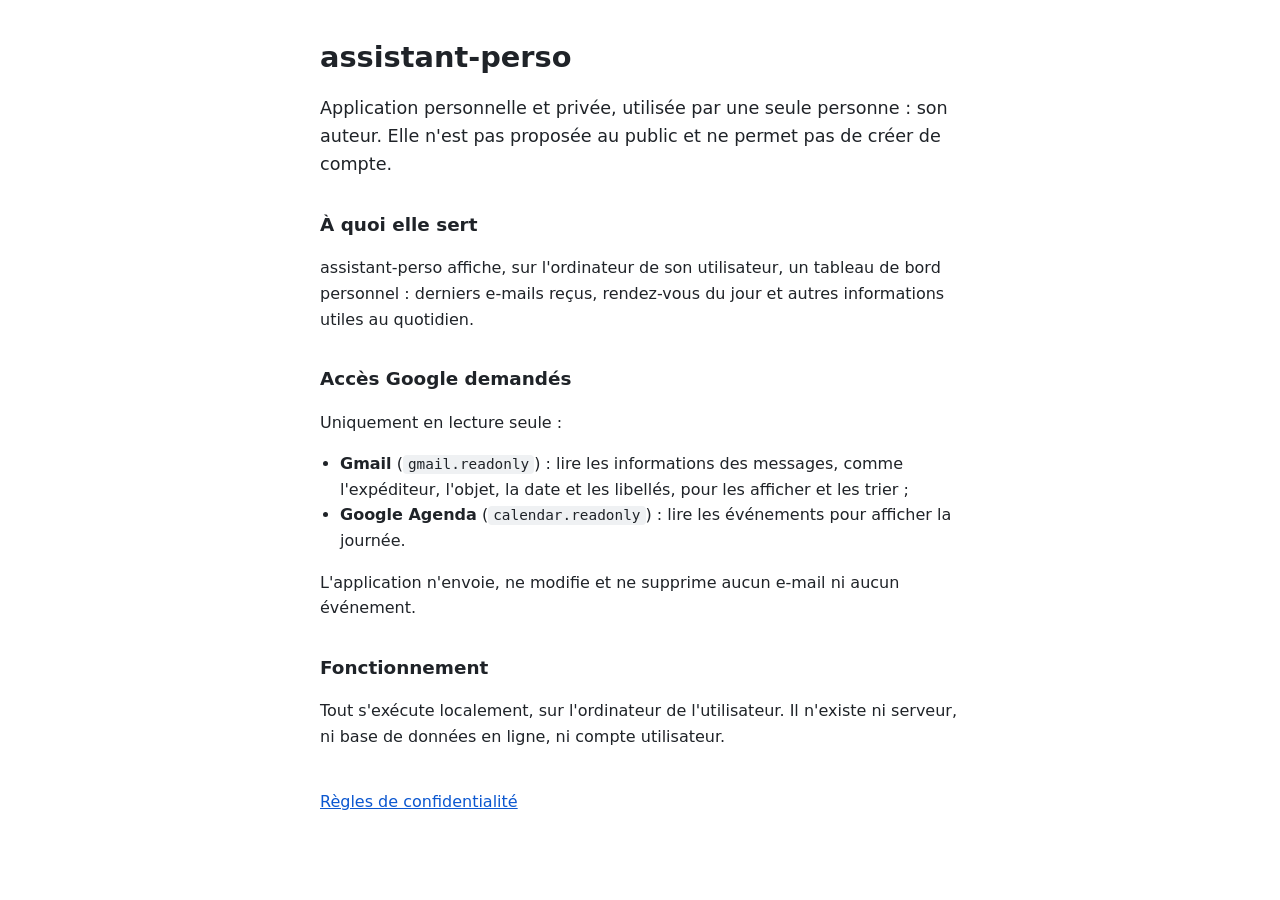
<file: index.html>
<!doctype html>
<html lang="fr">
<head>
<meta charset="utf-8">
<meta name="viewport" content="width=device-width, initial-scale=1">
<meta http-equiv="Content-Security-Policy" content="default-src 'none'; style-src 'self'; base-uri 'none'; form-action 'none'">
<meta name="referrer" content="no-referrer">
<meta name="robots" content="noindex, nofollow">
<title>assistant-perso</title>
<link rel="stylesheet" href="style.css">
</head>
<body>
<main>
<h1>assistant-perso</h1>
<p class="lead">Application personnelle et privée, utilisée par une seule personne : son auteur. Elle n'est pas proposée au public et ne permet pas de créer de compte.</p>

<h2>À quoi elle sert</h2>
<p>assistant-perso affiche, sur l'ordinateur de son utilisateur, un tableau de bord personnel : derniers e-mails reçus, rendez-vous du jour et autres informations utiles au quotidien.</p>

<h2>Accès Google demandés</h2>
<p>Uniquement en lecture seule :</p>
<ul>
<li><strong>Gmail</strong> (<code>gmail.readonly</code>) : lire les informations des messages, comme l'expéditeur, l'objet, la date et les libellés, pour les afficher et les trier ;</li>
<li><strong>Google Agenda</strong> (<code>calendar.readonly</code>) : lire les événements pour afficher la journée.</li>
</ul>
<p>L'application n'envoie, ne modifie et ne supprime aucun e-mail ni aucun événement.</p>

<h2>Fonctionnement</h2>
<p>Tout s'exécute localement, sur l'ordinateur de l'utilisateur. Il n'existe ni serveur, ni base de données en ligne, ni compte utilisateur.</p>

<p class="nav"><a href="confidentialite.html">Règles de confidentialité</a></p>
</main>
</body>
</html>
</file>
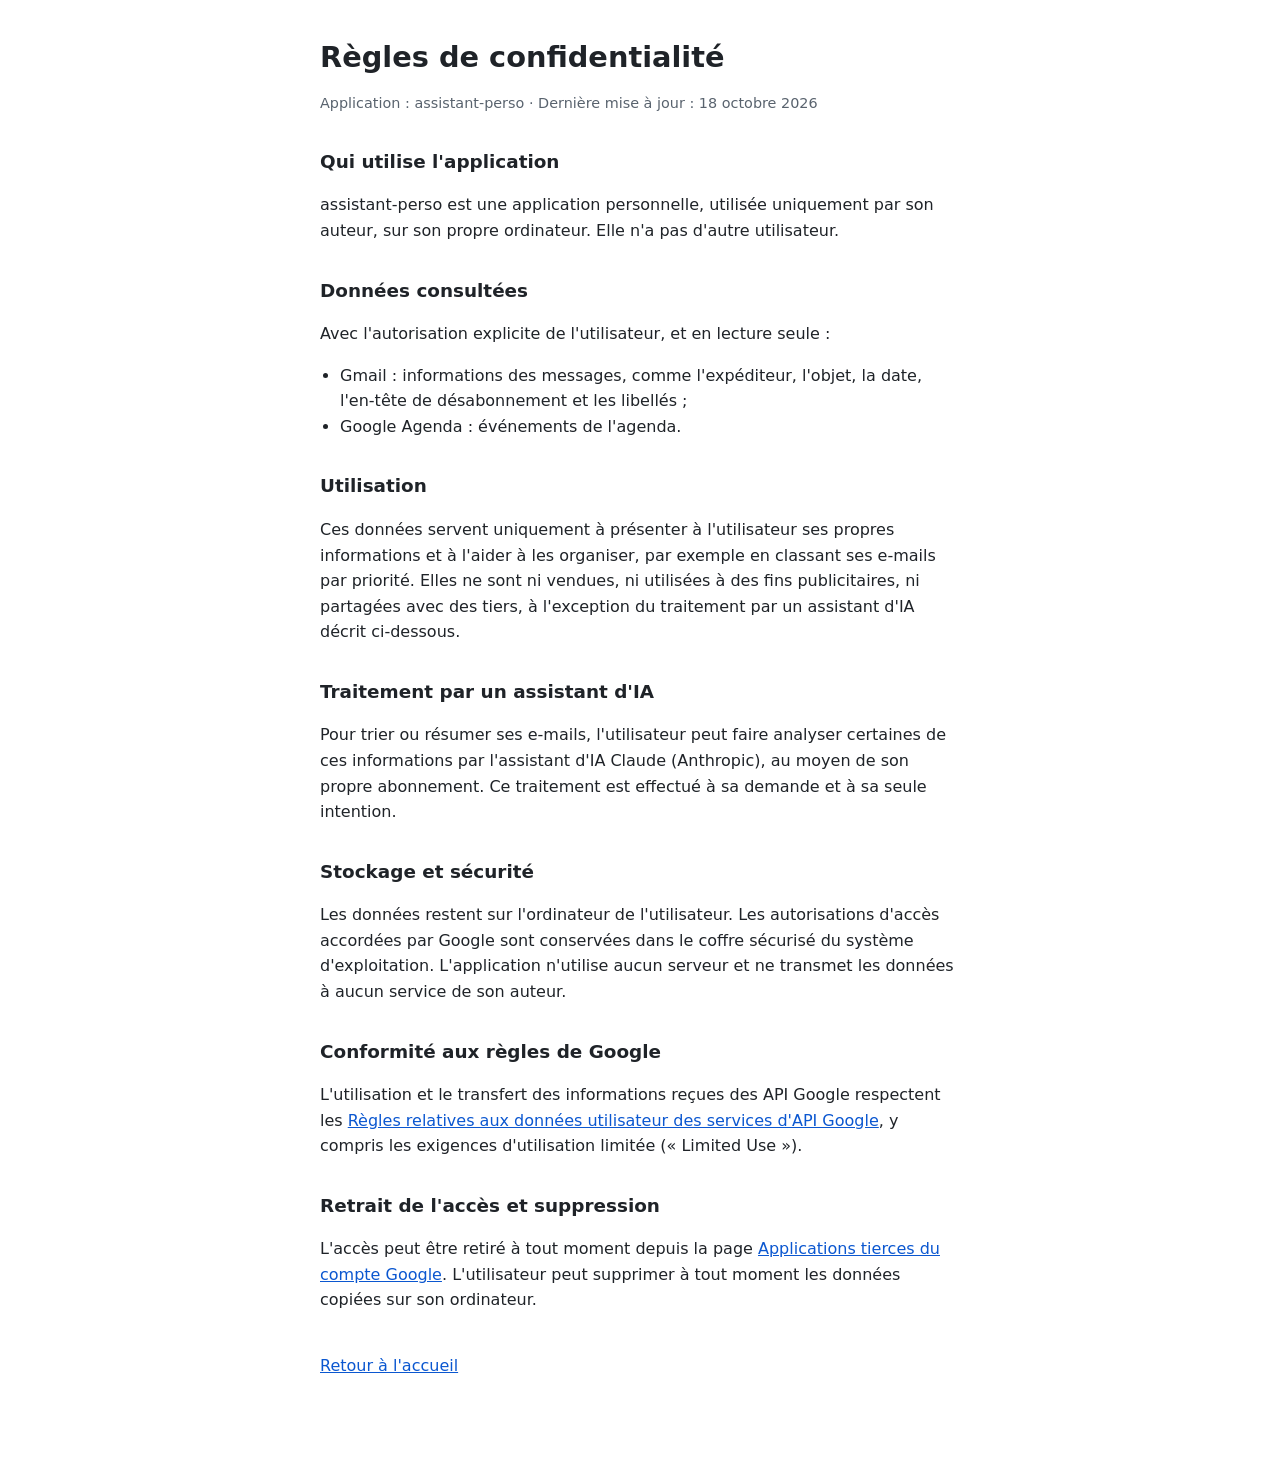
<file: confidentialite.html>
<!doctype html>
<html lang="fr">
<head>
<meta charset="utf-8">
<meta name="viewport" content="width=device-width, initial-scale=1">
<meta http-equiv="Content-Security-Policy" content="default-src 'none'; style-src 'self'; base-uri 'none'; form-action 'none'">
<meta name="referrer" content="no-referrer">
<meta name="robots" content="noindex, nofollow">
<title>Règles de confidentialité — assistant-perso</title>
<link rel="stylesheet" href="style.css">
</head>
<body>
<main>
<h1>Règles de confidentialité</h1>
<p class="meta">Application : assistant-perso · Dernière mise à jour : 18 octobre 2026</p>

<h2>Qui utilise l'application</h2>
<p>assistant-perso est une application personnelle, utilisée uniquement par son auteur, sur son propre ordinateur. Elle n'a pas d'autre utilisateur.</p>

<h2>Données consultées</h2>
<p>Avec l'autorisation explicite de l'utilisateur, et en lecture seule :</p>
<ul>
<li>Gmail : informations des messages, comme l'expéditeur, l'objet, la date, l'en-tête de désabonnement et les libellés ;</li>
<li>Google Agenda : événements de l'agenda.</li>
</ul>

<h2>Utilisation</h2>
<p>Ces données servent uniquement à présenter à l'utilisateur ses propres informations et à l'aider à les organiser, par exemple en classant ses e-mails par priorité. Elles ne sont ni vendues, ni utilisées à des fins publicitaires, ni partagées avec des tiers, à l'exception du traitement par un assistant d'IA décrit ci-dessous.</p>

<h2>Traitement par un assistant d'IA</h2>
<p>Pour trier ou résumer ses e-mails, l'utilisateur peut faire analyser certaines de ces informations par l'assistant d'IA Claude (Anthropic), au moyen de son propre abonnement. Ce traitement est effectué à sa demande et à sa seule intention.</p>

<h2>Stockage et sécurité</h2>
<p>Les données restent sur l'ordinateur de l'utilisateur. Les autorisations d'accès accordées par Google sont conservées dans le coffre sécurisé du système d'exploitation. L'application n'utilise aucun serveur et ne transmet les données à aucun service de son auteur.</p>

<h2>Conformité aux règles de Google</h2>
<p>L'utilisation et le transfert des informations reçues des API Google respectent les <a href="https://developers.google.com/terms/api-services-user-data-policy">Règles relatives aux données utilisateur des services d'API Google</a>, y compris les exigences d'utilisation limitée (« Limited Use »).</p>

<h2>Retrait de l'accès et suppression</h2>
<p>L'accès peut être retiré à tout moment depuis la page <a href="https://myaccount.google.com/permissions">Applications tierces du compte Google</a>. L'utilisateur peut supprimer à tout moment les données copiées sur son ordinateur.</p>

<p class="nav"><a href="./">Retour à l'accueil</a></p>
</main>
</body>
</html>
</file>
<file: style.css>
:root {
  color-scheme: light dark;
  --fg: #1f2328;
  --muted: #59636e;
  --bg: #ffffff;
  --link: #0b57d0;
  --code-bg: #eff1f3;
}

@media (prefers-color-scheme: dark) {
  :root {
    --fg: #e6e8eb;
    --muted: #a3abb4;
    --bg: #15171a;
    --link: #8ab4f8;
    --code-bg: #262a30;
  }
}

* { box-sizing: border-box; }

body {
  margin: 0;
  background: var(--bg);
  color: var(--fg);
  font: 16px/1.6 system-ui, -apple-system, "Segoe UI", Roboto, sans-serif;
}

main { max-width: 42rem; margin: 0 auto; padding: 2.5rem 1rem 4rem; }
h1 { font-size: 1.8rem; line-height: 1.25; margin: 0 0 1rem; }
h2 { font-size: 1.15rem; margin: 2rem 0 0.5rem; }
ul { padding-left: 1.25rem; }
a { color: var(--link); }
code { background: var(--code-bg); padding: 0.1em 0.35em; border-radius: 4px; font-size: 0.9em; }
.lead { font-size: 1.1rem; }
.meta { color: var(--muted); font-size: 0.9rem; }
.nav { margin-top: 2.5rem; }
</file>
